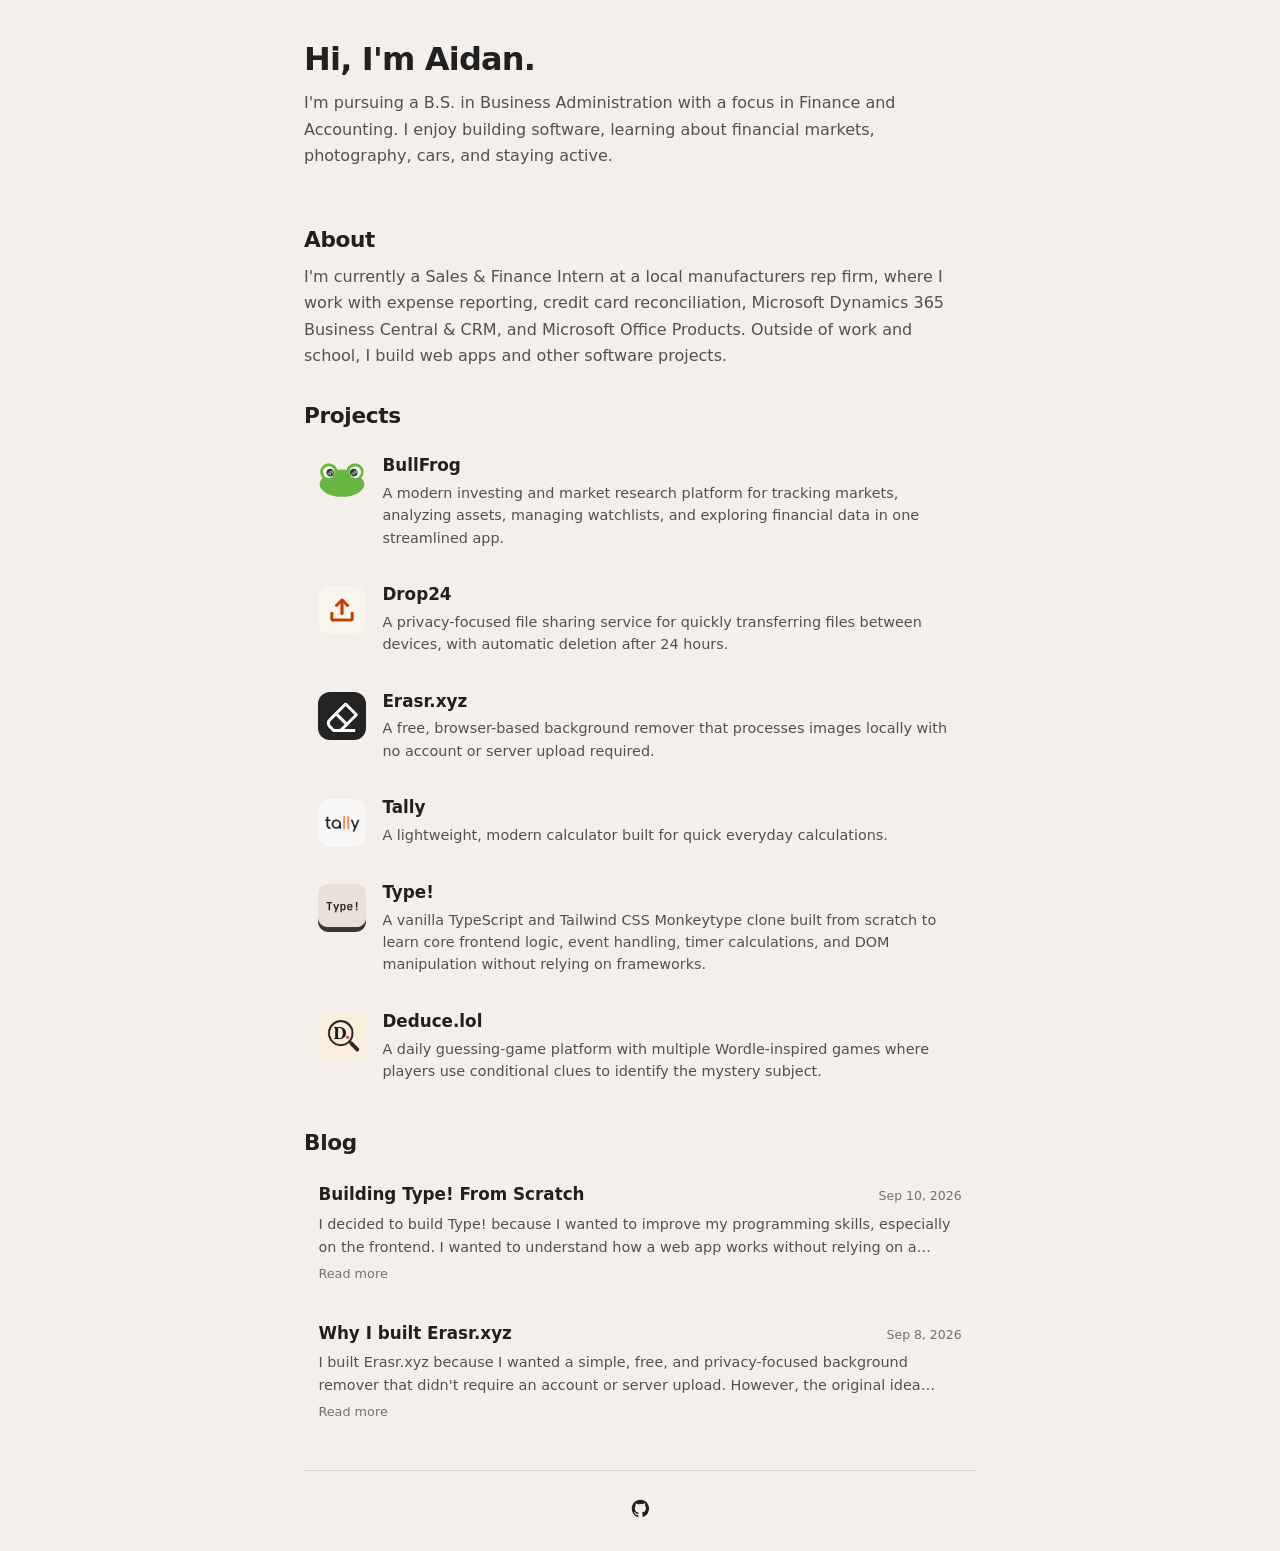
<file: index.html>
<!doctype html>
<html lang="en">
<head>
	<meta charset="UTF-8" />
	<meta name="viewport" content="width=device-width, initial-scale=1.0" />
	<title>Aidan Lando</title>
	<link rel="icon" type="image/svg+xml" href="icons/favicon.svg">
	<link rel="stylesheet" href="styles.css" />
</head>
<body>
	<header class="container">
		<h1>Hi, I'm Aidan.</h1>
		<p class="description">
			I'm pursuing a B.S. in Business Administration with a focus in Finance and Accounting. I enjoy building software, learning about financial markets, photography, cars, and staying active.
		</p>
    </header>

    <section class="container">
		<h2>About</h2>
	    <p class="description">
	        I'm currently a Sales & Finance Intern at a local manufacturers rep firm, where I work with expense reporting, credit card reconciliation, Microsoft Dynamics 365 Business Central & CRM, and Microsoft Office Products. Outside of work and school, I build web apps and other software projects.
	    </p>
		
        <h2>Projects</h2>
		<ul class="project-list">
			<li class="project-item" onclick="window.open('https://tradebullfrog.com/', '_blank');" style="cursor: pointer;">
				<img class="project-icon" src="icons/bullfrog.svg" alt="Project icon" />
				<div class="project-text">
					<span class="project-name">BullFrog</span>
					<p class="project-description">
						A modern investing and market research platform for tracking markets, analyzing assets, managing watchlists, and exploring financial data in one streamlined app.
					</p>
				</div>
			</li>
			<li class="project-item" onclick="window.open('https://aidan846.github.io/drop24-site/', '_blank');" style="cursor: pointer;">
				<img class="project-icon" src="icons/drop24.svg" alt="Project icon" />
				<div class="project-text">
					<span class="project-name">Drop24</span>
					<p class="project-description">
						A privacy-focused file sharing service for quickly transferring files between devices, with automatic deletion after 24 hours.
					</p>
				</div>
			</li>
			<li class="project-item" onclick="window.open('https://erasr.xyz', '_blank');" style="cursor: pointer;">
				<img class="project-icon" src="icons/erasr.svg" alt="Project icon" />
				<div class="project-text">
					<span class="project-name">Erasr.xyz</span>
					<p class="project-description">
						A free, browser-based background remover that processes images locally with no account or server upload required.
					</p>
				</div>
			</li>
			<li class="project-item" onclick="window.open('https://aidan846.github.io/tally', '_blank');" style="cursor: pointer;">
				<img class="project-icon" src="icons/tally.svg" alt="Project icon" />
				<div class="project-text">
					<span class="project-name">Tally</span>
					<p class="project-description">
						A lightweight, modern calculator built for quick everyday calculations.
					</p>
				</div>
			</li>
			<li class="project-item" onclick="window.open('https://aidan846.github.io/Type/', '_blank');" style="cursor: pointer;">
				<img class="project-icon" src="icons/type.svg" alt="Project icon" />
				<div class="project-text">
					<span class="project-name">Type!</span>
					<p class="project-description">
						A vanilla TypeScript and Tailwind CSS Monkeytype clone built from scratch to learn core frontend logic, event handling, timer calculations, and DOM manipulation without relying on frameworks.
					</p>
				</div>
			</li>
			<li class="project-item" onclick="window.open('https://deduce.lol', '_blank');" style="cursor: pointer;">
				<img class="project-icon" src="icons/deduce.png" alt="Project icon" />
				<div class="project-text">
					<span class="project-name">Deduce.lol</span>
					<p class="project-description">
						A daily guessing-game platform with multiple Wordle-inspired games where players use conditional clues to identify the mystery subject.	
					</p>
				</div>
			</li>
        </ul>

        
		<h2>Blog</h2>
		<ul class="blog-list">
			<li class="blog-item">
				<div class="blog-header">
					<span class="blog-title">Building Type! From Scratch</span>
					<span class="blog-date">Sep 10, 2026</span>
				</div>
				<p class="blog-text">I decided to build Type! because I wanted to improve my programming skills, especially on the frontend. I wanted to understand how a web app works without relying on a frontend framework, and a typing game seemed like a fun project that would force me to work with real-time input, timers, state, and DOM updates.

					For this project, I tried to work through the implementation myself instead of having AI generate the application for me. Most problems were solved through testing, debugging, documentation, and research. When I got stuck, I used AI more like a tutor by asking for explanations, hints, or the next step rather than complete solutions. I also used it for less important parts of the project, such as generating color schemes for the theme selector.

					Building this has helped me get more comfortable with TypeScript, event listeners, DOM manipulation, localStorage, timers, and keeping application state organized. More importantly, it gave me a better understanding of how the different pieces of a frontend application work together without a framework handling those details for me.
				</p>
				
				<button class="blog-toggle" type="button">
					Read more
				</button>
			</li>
			<li class="blog-item">
				<div class="blog-header">
					<span class="blog-title">Why I built Erasr.xyz</span>
					<span class="blog-date">Sep 8, 2026</span>
				</div>
				<p class="blog-text">I built Erasr.xyz because I wanted a simple, free, and privacy-focused background remover that didn't require an account or server upload. However, the original idea didn't actually come from a problem I was trying to solve myself.

					A day before publishing it, I was scrolling on my phone and came across a video complaining that the popular background removal service remove.bg was being bought by Canva and would eventually cost money. I didn't fact-check the claim, but I jokingly left a comment saying, "i will code a free replacement and report back."

					The next time I opened the app, the comment had around 3,000 likes. At that point, it looked like I actually had to make it.

					Since then, the comment has grown to well over 16,000 likes and more than 150 replies, with people asking for the site and saying they would actually use something like it. I built and released Erasr.xyz that night, and it quickly received hundreds, and eventually up to 2500 visits, with people actively using the site.

					That was probably the coolest part of the project for me. It didn't make me any money, but something I made was actually useful to thousands of people. A lot of my personal projects come from small problems I run into myself, so seeing complete strangers use something I built was a completely different experience.

					Because I wanted to get the site working and released while the original post was still getting attention, I can't take full credit for all of the code behind Erasr.xyz. I used AI to help develop it within the short timeframe, particularly for the actual background removal implementation. I helped design the overall layout, theming, and user experience myself, taking some inspiration from the simple design of this portfolio. I also handled deployment through Vercel, along with debugging and testing the site with around 20 different images and settings to make sure it worked reliably.

					One of the main goals was to keep the site completely local. Erasr.xyz doesn't need accounts, a database, or a backend for processing images. Instead, the background removal models run directly inside the user's browser. The fast model is small enough to be shipped with the site, while the higher-quality model is downloaded when needed and cached by the browser so it doesn't need to be downloaded every time.

					The background removal itself uses open-source machine learning models and browser-based libraries to process the image locally. This means an image doesn't need to be uploaded to my server or processed somewhere else. Once the site and model are loaded, the actual processing happens on the user's own device.

					Building Erasr.xyz was a very different experience from some of my other projects. It was less about slowly learning every part of the project and more about taking an unexpected idea, building something functional as quickly as possible, testing it, deploying it, and watching real people use it. It showed me how quickly a small idea can turn into something useful when there is actually a demand for it.
				</p>
				
				<button class="blog-toggle" type="button">
					Read more
				</button>
			</li>
        </ul>
		
		<!--
        <div class="info-grid">
			<div>
				<h3 class="mini-heading">Skills</h3>
				<ul class="simple-list">
					<li>HTML/CSS</li>
					<li>Python</li>
					<li>Dynamics CRM & BC</li>
					<li>Financial Modeling</li>
					<li>Data Analysis</li>
				</ul>
			</div>
			<div>
				<h3 class="mini-heading">Certifications</h3>
				<ul class="simple-list">
					<li>Google Workspace</li>
					<li>Excel</li>
					<li>Intuit QuickBooks</li>
				</ul>
			</div>
		</div>
		-->
		
        <hr>

		<nav class="social-links" aria-label="External links">
			<a class="social-link" href="https://github.com/aidan846" target="_blank" rel="noopener noreferrer" aria-label="GitHub profile">
				<svg viewBox="0 0 24 24" role="img" aria-hidden="true">
					<path fill="currentColor" d="M12 2C6.48 2 2 6.59 2 12.25c0 4.53 2.87 8.38 6.84 9.74.5.1.68-.22.68-.49 0-.24-.01-1.04-.01-1.88-2.78.62-3.37-1.21-3.37-1.21-.46-1.2-1.11-1.52-1.11-1.52-.91-.64.07-.63.07-.63 1 .07 1.53 1.06 1.53 1.06.9 1.58 2.35 1.12 2.92.86.09-.67.35-1.12.63-1.37-2.22-.26-4.56-1.14-4.56-5.06 0-1.12.39-2.03 1.03-2.75-.1-.26-.45-1.3.1-2.72 0 0 .84-.28 2.75 1.05A9.32 9.32 0 0 1 12 6.84c.85 0 1.71.12 2.51.35 1.9-1.33 2.74-1.05 2.74-1.05.56 1.42.21 2.46.1 2.72.64.72 1.03 1.63 1.03 2.75 0 3.93-2.35 4.8-4.58 5.05.36.32.67.93.67 1.88 0 1.36-.01 2.45-.01 2.79 0 .27.18.59.69.49A10.25 10.25 0 0 0 22 12.25C22 6.59 17.52 2 12 2Z"/>
				</svg>
			</a>
			<!--<a class="social-link" href="#" aria-label="Resume">
				<svg viewBox="0 0 24 24" role="img" aria-hidden="true">
					<path fill="currentColor" d="M7 2h7l5 5v13a2 2 0 0 1-2 2H7a2 2 0 0 1-2-2V4a2 2 0 0 1 2-2Zm6 1.5V8h4.5L13 3.5ZM9 11h6v1.5H9V11Zm0 3h6v1.5H9V14Zm0 3h4v1.5H9V17Z"/>
				</svg>
			</a> -->
		</nav>
        
    </section>
	<script src="script.js" defer></script>
</body>
</html>
</file>
<file: styles.css>
:root {
    --text-font: system-ui, -apple-system, BlinkMacSystemFont, "Segoe UI", Roboto, sans-serif;

    --bg: #f5efeb;
    --text: #202020;
    --text-secondary: #55504c;
    --text-muted: #77716c;
    --hover: #ebe4df;
    --border: #d8d0ca;

    font-family: var(--text-font);
    background-color: var(--bg);
    color: var(--text);
}

img.favicon, svg {
  image-rendering: pixelated; /* Chrome, Edge, Safari */
  image-rendering: crisp-edges; /* Firefox */
}

* {
    box-sizing: border-box;
}

body {
    margin: 0;
    line-height: 1.6;
}

.container {
    width: min(90vw, 42rem);
    margin: 0 auto;
    padding-top: 2.5rem;
}

header.container {
    padding-top: 2.5rem;
}

section.container {
    padding-top: 1.5rem;
}

/* ---------- Headings ---------- */

h1 {
    margin: 0 0 0.75rem;
    font-size: 2rem;
    font-weight: 700;
    line-height: 1.2;
    letter-spacing: -0.025em;
    color: var(--text);
}

h2 {
    margin: 0 0 0.65rem;
    font-size: 1.35rem;
    font-weight: 650;
    line-height: 1.3;
    letter-spacing: -0.015em;
    color: var(--text);
}

section h2 {
    margin-top: 2rem;
}

/* ---------- General Text ---------- */

.description {
    margin: 0;
    max-width: 40rem;
    font-size: 1rem;
    font-weight: 400;
    line-height: 1.65;
    color: var(--text-secondary);
}

/* ---------- Projects ---------- */

.project-list {
    list-style: none;
    padding: 0;
    margin: 0;
}

.project-item {
    width: 100%;
    padding: 0.9rem;
    margin-bottom: 0.35rem;

    display: grid;
    grid-template-columns: auto 1fr;
    column-gap: 1rem;
    align-items: start;

    border-radius: 0.65rem;

    transition:
        background-color 0.15s ease,
        transform 0.15s ease;
}

.project-item:hover,
.project-item:focus-within {
    background-color: var(--hover);
}

.project-icon {
    width: 3rem;
    height: 3rem;
    object-fit: contain;
    margin-top: 0.15rem;
}

.project-text {
    min-width: 0;
}

.project-name {
    display: block;

    font-size: 1.05rem;
    font-weight: 600;
    line-height: 1.4;

    color: var(--text);
}

.project-description {
    margin: 0.25rem 0 0;

    font-size: 0.9rem;
    font-weight: 400;
    line-height: 1.55;

    color: var(--text-secondary);
}

/* ---------- Info ---------- */

.info-grid {
    display: grid;
    grid-template-columns: 1fr 1fr;
    gap: 1.5rem;

    margin: 0.5rem 0 1rem;
}

.mini-heading {
    margin: 0 0 0.4rem;

    font-size: 0.95rem;
    font-weight: 600;

    color: var(--text);
}

.simple-list {
    margin: 0;
    padding-left: 1rem;

    font-size: 0.9rem;
    line-height: 1.6;

    color: var(--text-secondary);
}

.simple-list li {
    margin: 0.15rem 0;
}

/* ---------- Divider ---------- */

hr {
    border: 0;
    border-top: 1px solid var(--border);
    margin: 2rem 0 1.25rem;
}

/* ---------- Socials ---------- */

.social-links {
    display: flex;
    justify-content: center;
    align-items: center;

    gap: 0.75rem;
    margin-bottom: 1.5rem;
}

.social-link {
    width: 2.25rem;
    height: 2.25rem;

    border-radius: 0.5rem;

    display: inline-flex;
    align-items: center;
    justify-content: center;

    color: var(--text);
    text-decoration: none;

    transition:
        background-color 0.15s ease,
        color 0.15s ease;
}

.social-link svg {
    width: 1.3rem;
    height: 1.3rem;
}

.social-link:hover,
.social-link:focus-visible {
    background-color: var(--hover);
    color: #000;
}

/* ---------- Blog ---------- */

.blog-list {
    list-style: none;
    padding: 0;
    margin: 0;
}

.blog-item {
    width: 100%;

    padding: 0.9rem;
    margin-bottom: 0.35rem;

    border-radius: 0.65rem;

    cursor: pointer;

    transition: background-color 0.15s ease;
}

.blog-item:hover {
    background-color: var(--hover);
}

.blog-header {
    display: flex;
    justify-content: space-between;
    align-items: baseline;

    gap: 1rem;
}

.blog-title {
    font-family: var(--text-font);
    font-size: 1.05rem;
    font-weight: 600;

    color: var(--text);
}

.blog-date {
    font-family: var(--text-font);
    font-size: 0.78rem;
    font-weight: 400;

    color: var(--text-muted);
    white-space: nowrap;
}

.blog-text {
    margin: 0.3rem 0 0;

    font-family: var(--text-font);
    font-size: 0.9rem;
    font-weight: 400;
    line-height: 1.6;

    color: var(--text-secondary);

    display: -webkit-box;
    -webkit-line-clamp: 2;
    -webkit-box-orient: vertical;

    overflow: hidden;
    white-space: pre-line;
}

.blog-item.expanded .blog-text {
    display: block;
    white-space: pre-line;
}

.blog-toggle {
    margin-top: 0.4rem;
    padding: 0;

    border: 0;
    background: none;

    font-family: var(--text-font);
    font-size: 0.8rem;
    font-weight: 500;

    color: var(--text-muted);

    cursor: pointer;
}

.blog-toggle:hover {
    color: var(--text);
}

/* ---------- Mobile ---------- */

@media (max-width: 600px) {
    .container {
        width: 90vw;
        padding-top: 2rem;
    }

    h1 {
        font-size: 1.75rem;
    }

    .blog-header {
        flex-direction: column;
        gap: 0.1rem;
    }

    .info-grid {
        grid-template-columns: 1fr;
        gap: 1rem;
    }
}
</file>
